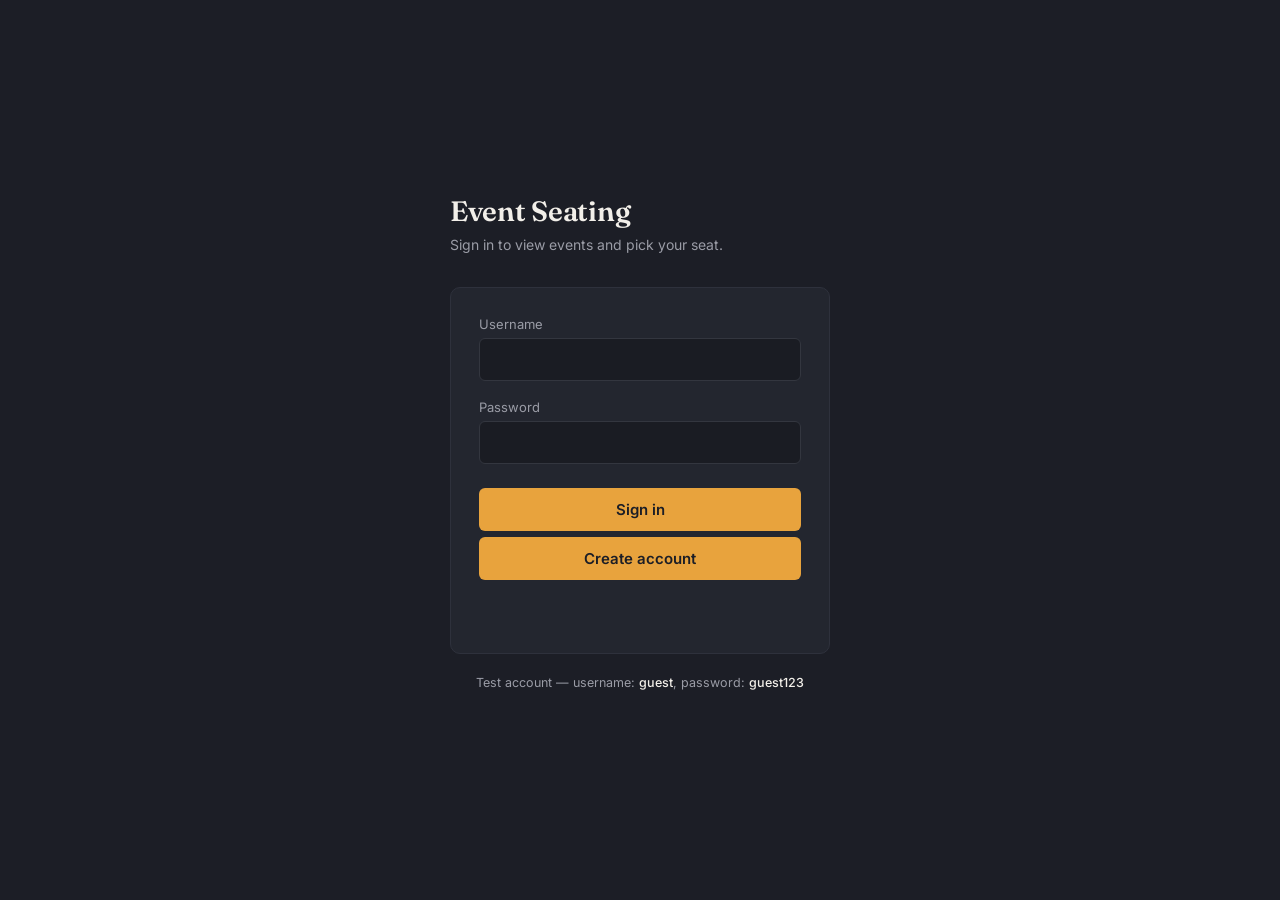
<file: seatManagement/src/main/resources/static/index.html>
<!DOCTYPE html>
<html lang="en">
<head>
<meta charset="UTF-8">
<meta name="viewport" content="width=device-width, initial-scale=1.0">
<title>Sign in — Event Seating</title>
<style>
  @import url('https://fonts.googleapis.com/css2?family=Fraunces:opsz,wght@9..144,500;9..144,600&family=Inter:wght@400;500;600&display=swap');

  :root {
    --bg: #1C1E26;
    --card: #23262F;
    --accent: #E8A33D;
    --text: #F2EFE9;
    --muted: #9A9CA6;
    --teal: #3E6259;
    --error: #D96C6C;
  }

  * { box-sizing: border-box; }

  body {
    margin: 0;
    min-height: 100vh;
    background: var(--bg);
    color: var(--text);
    font-family: 'Inter', sans-serif;
    display: flex;
    align-items: center;
    justify-content: center;
    padding: 24px;
  }

  .stub {
    width: 100%;
    max-width: 380px;
  }

  .mark {
    font-family: 'Fraunces', serif;
    font-weight: 600;
    font-size: 28px;
    letter-spacing: -0.01em;
    margin: 0 0 6px;
  }

  .tagline {
    color: var(--muted);
    font-size: 14px;
    margin: 0 0 32px;
    line-height: 1.5;
  }

  .card {
    background: var(--card);
    border: 1px solid #2E313C;
    border-radius: 10px;
    padding: 28px;
  }

  label {
    display: block;
    font-size: 13px;
    color: var(--muted);
    margin-bottom: 6px;
  }

  .field {
    margin-bottom: 18px;
  }

  input {
    width: 100%;
    padding: 11px 12px;
    background: #1A1C23;
    border: 1px solid #33363F;
    border-radius: 6px;
    color: var(--text);
    font-size: 15px;
    font-family: 'Inter', sans-serif;
    transition: border-color 0.15s ease;
  }

  input:focus {
    outline: none;
    border-color: var(--accent);
  }

  button {
    width: 100%;
    padding: 12px;
    background: var(--accent);
    color: #1C1E26;
    border: none;
    border-radius: 6px;
    font-size: 15px;
    font-weight: 600;
    font-family: 'Inter', sans-serif;
    cursor: pointer;
    margin-top: 6px;
    transition: filter 0.15s ease;
  }

  button:hover { filter: brightness(1.08); }
  button:active { filter: brightness(0.95); }

  .msg {
    min-height: 18px;
    font-size: 13px;
    margin-top: 14px;
    color: var(--error);
  }

  .hint {
    text-align: center;
    color: var(--muted);
    font-size: 12.5px;
    margin-top: 20px;
    line-height: 1.5;
  }

  .hint b { color: var(--text); font-weight: 500; }
</style>
</head>
<body>

<div class="stub">
  <p class="mark">Event Seating</p>
  <p class="tagline">Sign in to view events and pick your seat.</p>

  <div class="card">
    <form id="loginForm">
      <div class="field">
        <label for="username">Username</label>
        <input type="text" id="username" autocomplete="username" required>
      </div>
      <div class="field">
        <label for="password">Password</label>
        <input type="password" id="password" autocomplete="current-password" required>
      </div>
      <button type="submit">Sign in</button>
      <button type="button" id="registerBtn" class="secondary">Create account</button>
      <p class="msg" id="msg"></p>
    </form>
  </div>

  <p class="hint">Test account — username: <b>guest</b>, password: <b>guest123</b></p>
</div>

<script>
  const API_BASE = (window.location.origin && window.location.origin !== 'null')
    ? window.location.origin
    : 'http://localhost:8080';

  const setAuthSuccess = (username) => {
    sessionStorage.setItem('username', username);
    window.location.href = 'events.html';
  };

  const handleAuthRequest = async (endpoint, successText) => {
    const username = document.getElementById('username').value.trim();
    const password = document.getElementById('password').value;
    const msg = document.getElementById('msg');
    msg.textContent = '';

    if (!username || !password) {
      msg.textContent = 'Please enter both username and password.';
      return;
    }

    try {
      const res = await fetch(`${API_BASE}/api/${endpoint}`, {
        method: 'POST',
        headers: { 'Content-Type': 'application/json' },
        body: JSON.stringify({ username, password })
      });

      if (res.ok) {
        const data = await res.json();
        msg.textContent = successText;
        setAuthSuccess(data.username);
      } else if (res.status === 409) {
        msg.textContent = 'That username is already taken. Please choose another one.';
      } else {
        msg.textContent = endpoint === 'login'
          ? 'Incorrect username or password.'
          : 'Could not create the account.';
      }
    } catch (err) {
      msg.textContent = 'Could not reach the server. Is the backend running?';
    }
  };

  document.getElementById('loginForm').addEventListener('submit', async (e) => {
    e.preventDefault();
    await handleAuthRequest('login', 'Signing in...');
  });

  document.getElementById('registerBtn').addEventListener('click', async () => {
    await handleAuthRequest('register', 'Account created!');
  });
</script>

</body>
</html>
</file>
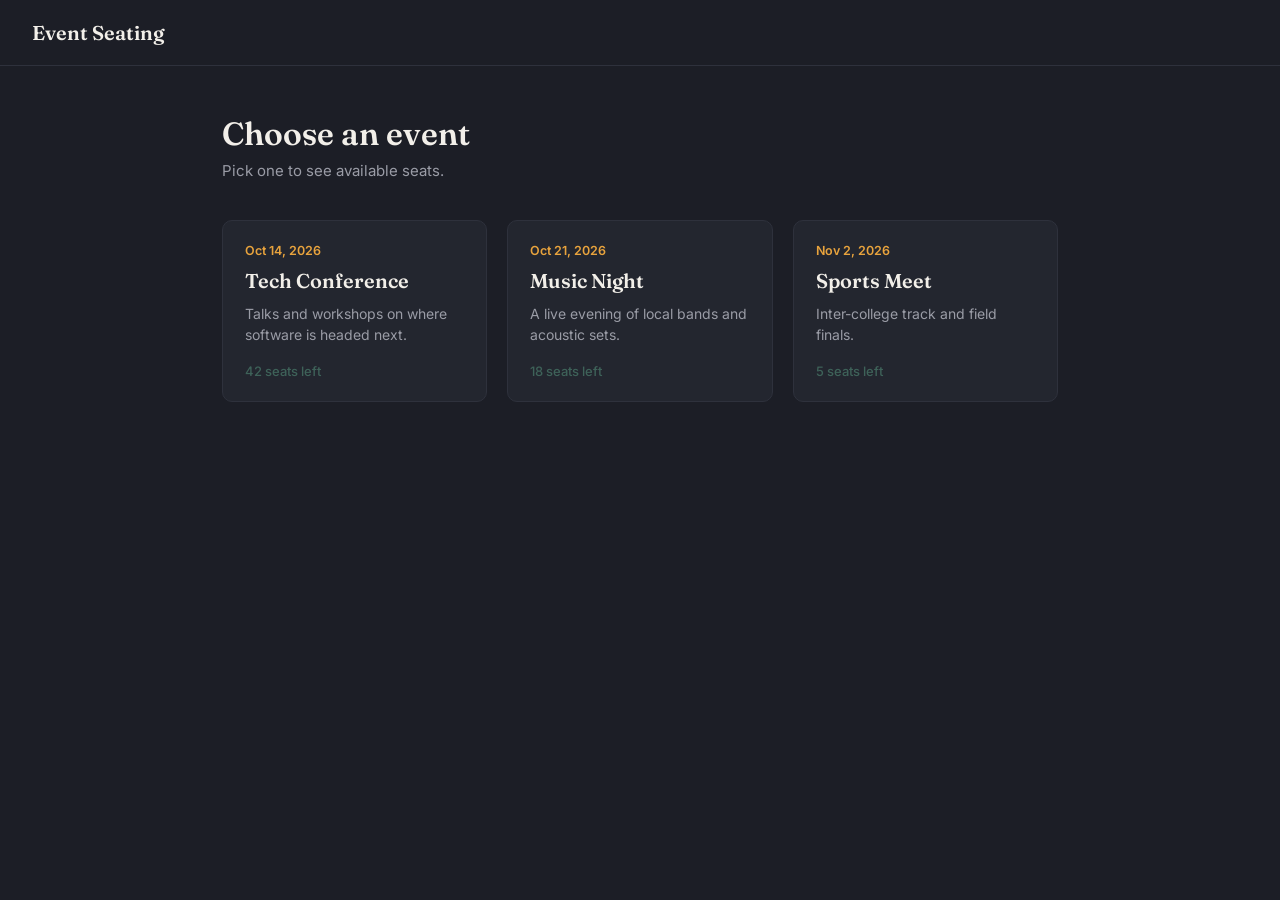
<file: seatManagement/src/main/resources/static/events.html>
<!DOCTYPE html>
<html lang="en">
<head>
<meta charset="UTF-8">
<meta name="viewport" content="width=device-width, initial-scale=1.0">
<title>Events — Event Seating</title>
<link rel="stylesheet" href="events.css">
</head>
<body>

<header class="topbar">
  <p class="mark">Event Seating</p>
  <p class="welcome" id="welcome"></p>
</header>

<main class="page">
  <h1>Choose an event</h1>
  <p class="sub">Pick one to see available seats.</p>

  <div class="grid">

    <a class="card" href="seats.html?event=tech-conference">
      <p class="date">Oct 14, 2026</p>
      <h2>Tech Conference</h2>
      <p class="desc">Talks and workshops on where software is headed next.</p>
      <p class="seats">42 seats left</p>
    </a>

    <a class="card" href="seats.html?event=music-night">
      <p class="date">Oct 21, 2026</p>
      <h2>Music Night</h2>
      <p class="desc">A live evening of local bands and acoustic sets.</p>
      <p class="seats">18 seats left</p>
    </a>

    <a class="card" href="seats.html?event=sports-meet">
      <p class="date">Nov 2, 2026</p>
      <h2>Sports Meet</h2>
      <p class="desc">Inter-college track and field finals.</p>
      <p class="seats">5 seats left</p>
    </a>

  </div>
</main>

<script>
  const username = sessionStorage.getItem('username');
  document.getElementById('welcome').textContent = username ? `Signed in as ${username}` : '';
</script>

</body>
</html>
</file>
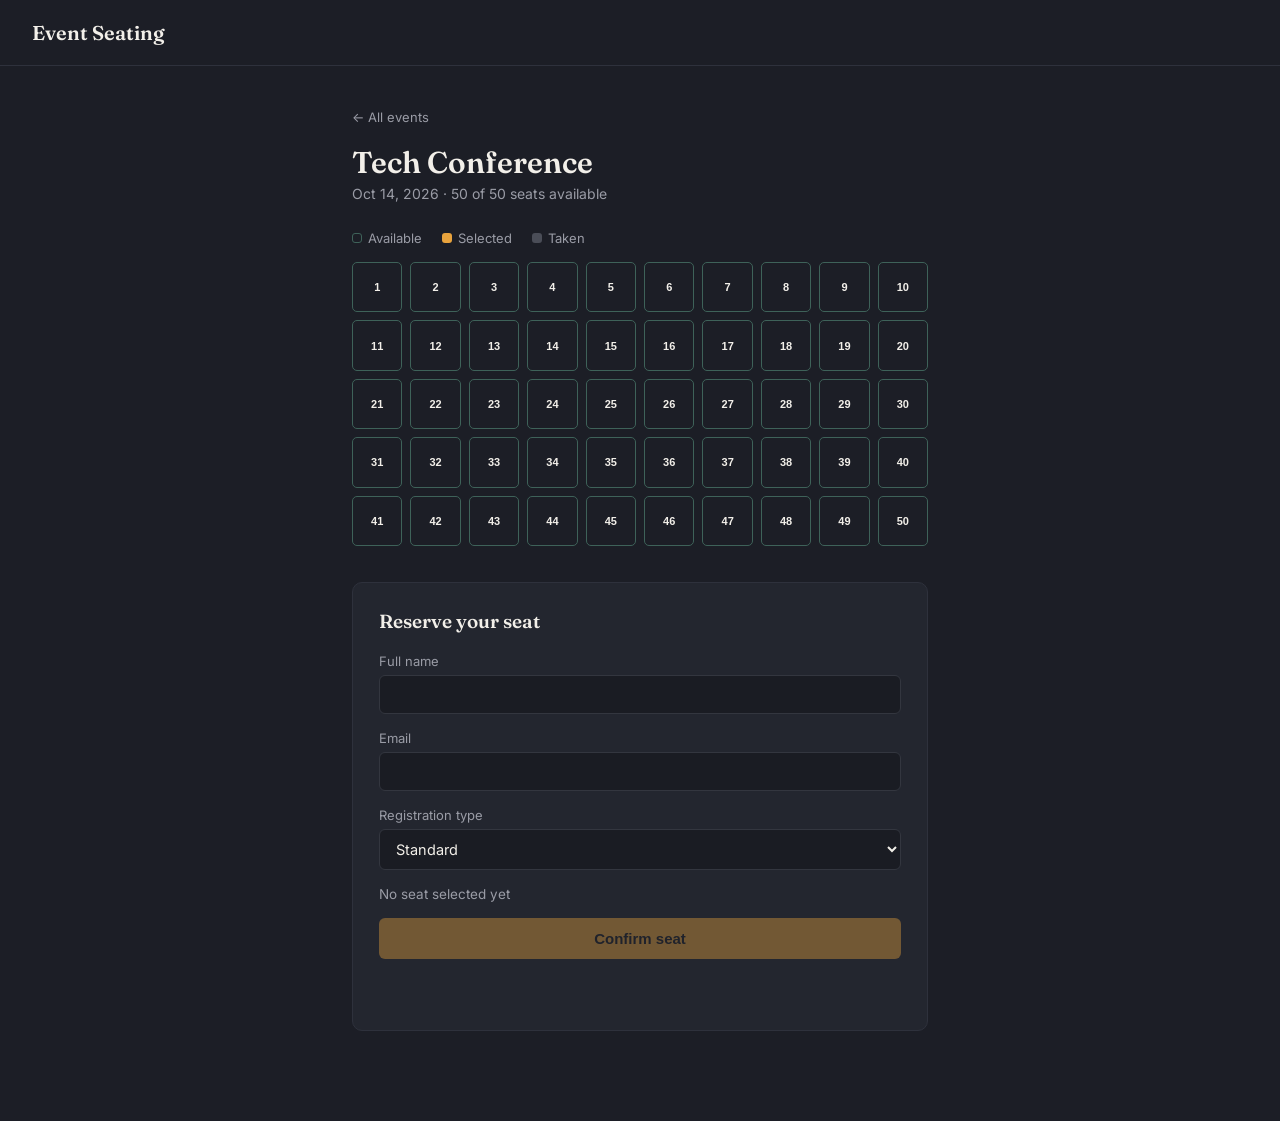
<file: seatManagement/src/main/resources/static/seats.html>
<!DOCTYPE html>
<html lang="en">
<head>
<meta charset="UTF-8">
<meta name="viewport" content="width=device-width, initial-scale=1.0">
<title>Seats — Event Seating</title>
<link rel="stylesheet" href="seats.css">

</head>
<body>

<header class="topbar">
  <a class="mark" href="events.html">Event Seating</a>
  <p class="welcome" id="welcome"></p>
</header>

<main class="page">
  <a class="back" href="events.html">&larr; All events</a>
  <h1 id="eventName">Event</h1>
  <p class="sub" id="eventMeta"></p>

  <div class="legend">
    <span><i class="dot available"></i> Available</span>
    <span><i class="dot selected"></i> Selected</span>
    <span><i class="dot taken"></i> Taken</span>
  </div>

  <div class="seat-grid" id="seatGrid"></div>

  <form class="booking" id="bookingForm">
    <h2>Reserve your seat</h2>

    <div class="field">
      <label for="name">Full name</label>
      <input type="text" id="name" required>
    </div>

    <div class="field">
      <label for="email">Email</label>
      <input type="email" id="email" required>
    </div>

    <div class="field">
      <label for="regType">Registration type</label>
      <select id="regType">
        <option value="VIP">VIP</option>
        <option value="STANDARD" selected>Standard</option>
        <option value="STUDENT">Student</option>
      </select>
    </div>

    <p class="selectedSeat" id="selectedSeatLabel">No seat selected yet</p>

    <button type="submit" id="confirmBtn" disabled>Confirm seat</button>
    <p class="msg" id="msg"></p>
  </form>
</main>

<script src="seats.js"></script>
</body>
</html>
</file>
<file: seatManagement/src/main/resources/static/events.css>
@import url('https://fonts.googleapis.com/css2?family=Fraunces:opsz,wght@9..144,500;9..144,600&family=Inter:wght@400;500;600&display=swap');

:root {
  --bg: #1C1E26;
  --card: #23262F;
  --card-hover: #282C37;
  --border: #2E313C;
  --accent: #E8A33D;
  --text: #F2EFE9;
  --muted: #9A9CA6;
  --teal: #3E6259;
}

* { box-sizing: border-box; }

body {
  margin: 0;
  min-height: 100vh;
  background: var(--bg);
  color: var(--text);
  font-family: 'Inter', sans-serif;
}

.topbar {
  display: flex;
  align-items: baseline;
  justify-content: space-between;
  padding: 20px 32px;
  border-bottom: 1px solid var(--border);
}

.mark {
  font-family: 'Fraunces', serif;
  font-weight: 600;
  font-size: 20px;
  margin: 0;
}

.welcome {
  color: var(--muted);
  font-size: 13.5px;
  margin: 0;
}

.page {
  max-width: 900px;
  margin: 0 auto;
  padding: 48px 32px 80px;
}

h1 {
  font-family: 'Fraunces', serif;
  font-weight: 600;
  font-size: 32px;
  margin: 0 0 8px;
}

.sub {
  color: var(--muted);
  font-size: 15px;
  margin: 0 0 40px;
}

.grid {
  display: grid;
  grid-template-columns: repeat(3, 1fr);
  gap: 20px;
}

@media (max-width: 720px) {
  .grid { grid-template-columns: 1fr; }
}

.card {
  display: block;
  background: var(--card);
  border: 1px solid var(--border);
  border-radius: 10px;
  padding: 22px;
  text-decoration: none;
  color: inherit;
  transition: background 0.15s ease, border-color 0.15s ease;
}

.card:hover {
  background: var(--card-hover);
  border-color: var(--accent);
}

.card .date {
  color: var(--accent);
  font-size: 12.5px;
  font-weight: 600;
  margin: 0 0 10px;
}

.card h2 {
  font-family: 'Fraunces', serif;
  font-weight: 600;
  font-size: 20px;
  margin: 0 0 10px;
}

.card .desc {
  color: var(--muted);
  font-size: 14px;
  line-height: 1.5;
  margin: 0 0 18px;
}

.card .seats {
  font-size: 13px;
  color: var(--teal);
  font-weight: 500;
  margin: 0;
}
</file>
<file: seatManagement/src/main/resources/static/seats.css>
@import url('https://fonts.googleapis.com/css2?family=Fraunces:opsz,wght@9..144,500;9..144,600&family=Inter:wght@400;500;600&display=swap');

:root {
  --bg: #1C1E26;
  --card: #23262F;
  --border: #2E313C;
  --accent: #E8A33D;
  --text: #F2EFE9;
  --muted: #9A9CA6;
  --teal: #3E6259;
  --taken: #4A4D57;
}

* { box-sizing: border-box; }

body {
  margin: 0;
  min-height: 100vh;
  background: var(--bg);
  color: var(--text);
  font-family: 'Inter', sans-serif;
}

.topbar {
  display: flex;
  align-items: baseline;
  justify-content: space-between;
  padding: 20px 32px;
  border-bottom: 1px solid var(--border);
}

.mark {
  font-family: 'Fraunces', serif;
  font-weight: 600;
  font-size: 20px;
  color: var(--text);
  text-decoration: none;
}

.welcome {
  color: var(--muted);
  font-size: 13.5px;
  margin: 0;
}

.page {
  max-width: 640px;
  margin: 0 auto;
  padding: 40px 32px 90px;
}

.back {
  color: var(--muted);
  font-size: 13px;
  text-decoration: none;
}

.back:hover { color: var(--accent); }

h1 {
  font-family: 'Fraunces', serif;
  font-weight: 600;
  font-size: 30px;
  margin: 18px 0 4px;
}

.sub {
  color: var(--muted);
  font-size: 14px;
  margin: 0 0 28px;
}

.legend {
  display: flex;
  gap: 20px;
  font-size: 13px;
  color: var(--muted);
  margin-bottom: 16px;
}

.legend span {
  display: flex;
  align-items: center;
  gap: 6px;
}

.dot {
  width: 10px;
  height: 10px;
  border-radius: 3px;
  display: inline-block;
}

.dot.available { background: transparent; border: 1.5px solid var(--teal); }
.dot.selected { background: var(--accent); }
.dot.taken { background: var(--taken); }

.seat-grid {
  display: grid;
  grid-template-columns: repeat(10, 1fr);
  gap: 8px;
  margin-bottom: 36px;
}

.seat {
  aspect-ratio: 1;
  border-radius: 5px;
  border: 1.5px solid var(--teal);
  background: transparent;
  color: var(--text);
  font-size: 11px;
  cursor: pointer;
  display: flex;
  align-items: center;
  justify-content: center;
  transition: background 0.12s ease, border-color 0.12s ease;
}

.seat:hover:not(.taken) {
  background: rgba(232, 163, 61, 0.15);
}

.seat.selected {
  background: var(--accent);
  border-color: var(--accent);
  color: #1C1E26;
  font-weight: 600;
}

.seat.taken {
  border-color: var(--taken);
  color: var(--taken);
  cursor: not-allowed;
}

.booking {
  background: var(--card);
  border: 1px solid var(--border);
  border-radius: 10px;
  padding: 26px;
}

.booking h2 {
  font-family: 'Fraunces', serif;
  font-weight: 600;
  font-size: 19px;
  margin: 0 0 20px;
}

label {
  display: block;
  font-size: 13px;
  color: var(--muted);
  margin-bottom: 6px;
}

.field { margin-bottom: 16px; }

input, select {
  width: 100%;
  padding: 10px 12px;
  background: #1A1C23;
  border: 1px solid #33363F;
  border-radius: 6px;
  color: var(--text);
  font-size: 14.5px;
  font-family: 'Inter', sans-serif;
}

input:focus, select:focus {
  outline: none;
  border-color: var(--accent);
}

.selectedSeat {
  font-size: 13.5px;
  color: var(--muted);
  margin: 4px 0 16px;
}

button {
  width: 100%;
  padding: 12px;
  background: var(--accent);
  color: #1C1E26;
  border: none;
  border-radius: 6px;
  font-size: 15px;
  font-weight: 600;
  cursor: pointer;
  transition: filter 0.15s ease, opacity 0.15s ease;
}

button:disabled {
  opacity: 0.4;
  cursor: not-allowed;
}

button:not(:disabled):hover { filter: brightness(1.08); }

.msg {
  min-height: 18px;
  font-size: 13px;
  margin-top: 14px;
  color: var(--accent);
}
</file>
